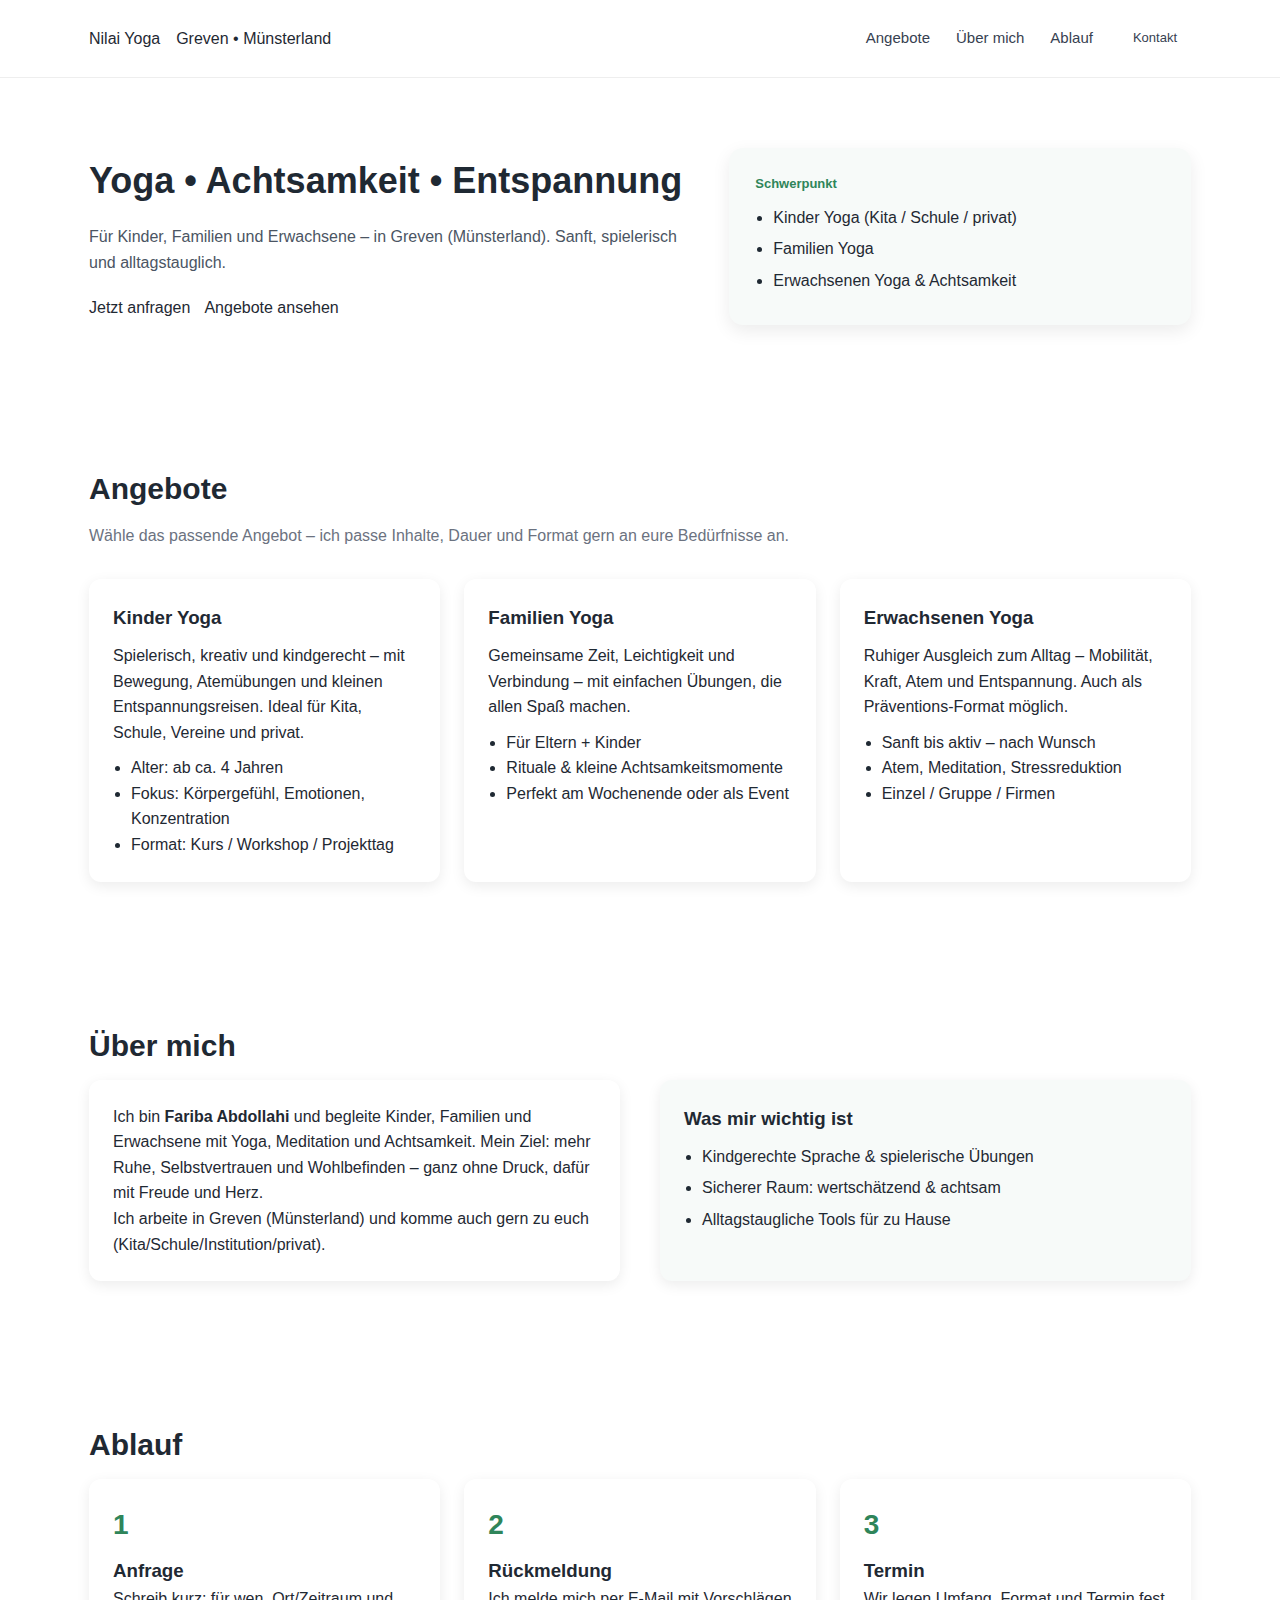
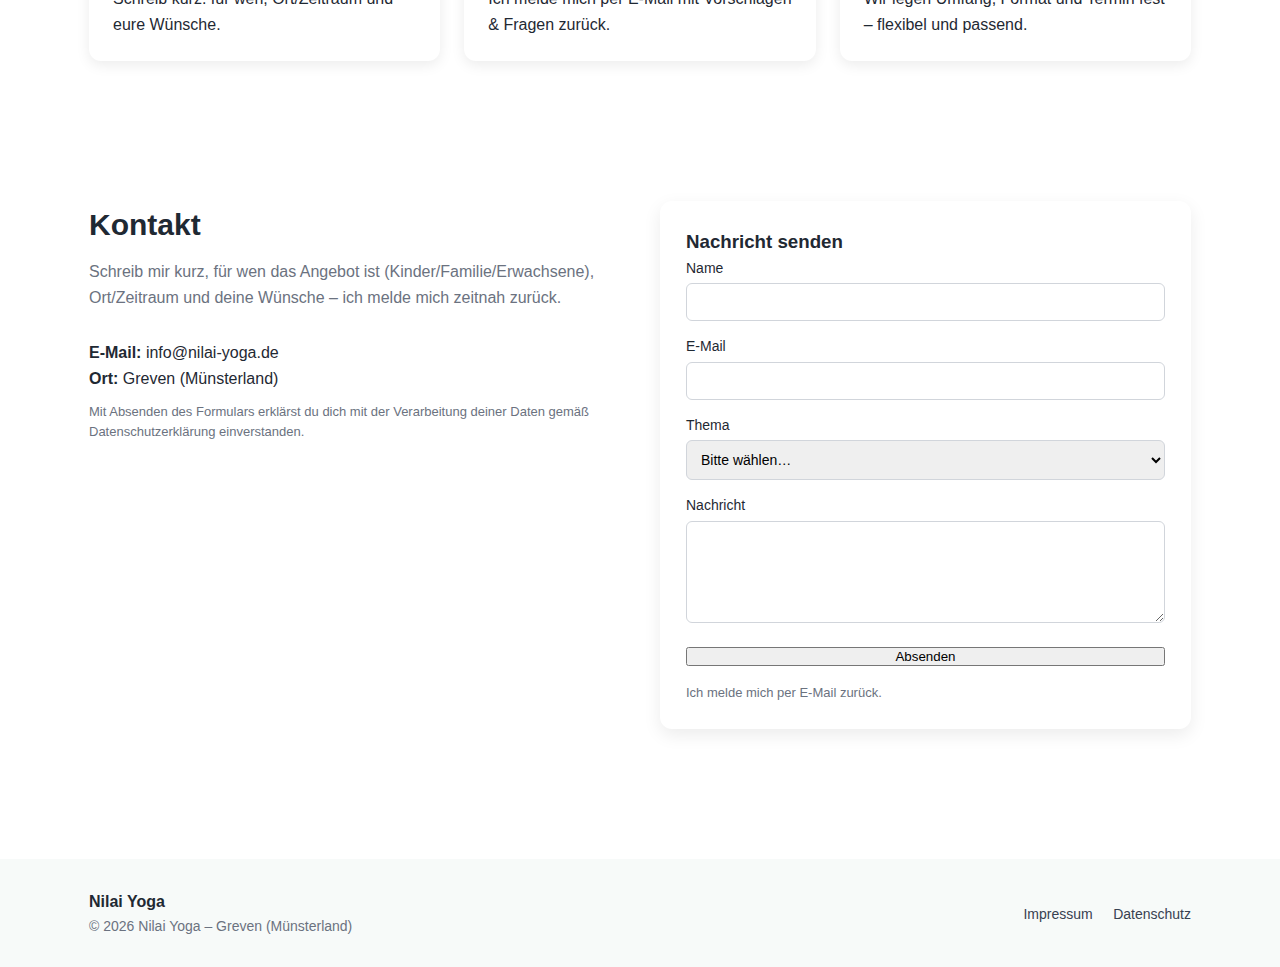
<file: index.html>
<!doctype html>
<html lang="de">
<head>
  <meta charset="utf-8" />
  <meta name="viewport" content="width=device-width,initial-scale=1" />
  <title>Nilai Yoga – Kinder • Familie • Erwachsene | Greven (Münsterland)</title>
  <meta name="description" content="Nilai Yoga in Greven (Münsterland): Kinder Yoga, Familien Yoga sowie Yoga & Achtsamkeit für Erwachsene. Kurse in Kita, Schule & privat." />
  <meta name="robots" content="index,follow" />
  <link rel="canonical" href="https://nilai-yoga.de/" />

  <!-- Open Graph -->
  <meta property="og:title" content="Nilai Yoga – Kinder • Familie • Erwachsene | Greven (Münsterland)" />
  <meta property="og:description" content="Kinder Yoga, Familien Yoga sowie Yoga & Achtsamkeit für Erwachsene in Greven (Münsterland)." />
  <meta property="og:type" content="website" />
  <meta property="og:url" content="https://nilai-yoga.de/" />

  <link rel="icon" href="favicon.ico" />
  <link rel="stylesheet" href="style.css" />

  <!-- Structured Data -->
  <script type="application/ld+json">
  {
    "@context": "https://schema.org",
    "@type": "LocalBusiness",
    "name": "Nilai Yoga",
    "url": "https://nilai-yoga.de",
    "email": "info@nilai-yoga.de",
    "address": {
      "@type": "PostalAddress",
      "streetAddress": "Pestalozzistraße 3",
      "postalCode": "48268",
      "addressLocality": "Greven",
      "addressCountry": "DE"
    },
    "areaServed": "Greven (Münsterland)",
    "description": "Yoga, Meditation und Achtsamkeitstraining für Kinder, Familien und Erwachsene."
  }
  </script>
</head>

<body>
  <!-- Background layer -->
  <div class="bg" aria-hidden="true"></div>

  <!-- Header / Nav -->
  <header class="header">
    <div class="container header__inner">
      <div class="brand">
        <div class="brand__name">Nilai Yoga</div>
        <div class="brand__sub">Greven • Münsterland</div>
      </div>

      <nav class="nav" aria-label="Hauptnavigation">
        <a href="#angebote">Angebote</a>
        <a href="#ueber-mich">Über mich</a>
        <a href="#ablauf">Ablauf</a>
        <a class="btn btn--small" href="#kontakt">Kontakt</a>
      </nav>
    </div>
  </header>

  <!-- Hero -->
  <main>
    <section class="hero">
      <div class="container hero__inner">
        <div class="hero__copy">
          <h1>Yoga • Achtsamkeit • Entspannung</h1>
          <p class="lead">
            Für Kinder, Familien und Erwachsene – in Greven (Münsterland). Sanft, spielerisch und alltagstauglich.
          </p>

          <div class="hero__cta">
            <a class="btn" href="#kontakt">Jetzt anfragen</a>
            <a class="btn btn--ghost" href="#angebote">Angebote ansehen</a>
          </div>
        </div>

        <div class="hero__card">
          <div class="hero__badge">Schwerpunkt</div>
          <ul class="checklist">
            <li>Kinder Yoga (Kita / Schule / privat)</li>
            <li>Familien Yoga</li>
            <li>Erwachsenen Yoga & Achtsamkeit</li>
          </ul>
        </div>
      </div>
    </section>

    <!-- Angebote -->
    <section id="angebote" class="section">
      <div class="container">
        <h2>Angebote</h2>
        <p class="section__intro">
          Wähle das passende Angebot – ich passe Inhalte, Dauer und Format gern an eure Bedürfnisse an.
        </p>

        <div class="grid cards">
          <article class="card">
            <h3>Kinder Yoga</h3>
            <p>
              Spielerisch, kreativ und kindgerecht – mit Bewegung, Atemübungen und kleinen Entspannungsreisen.
              Ideal für Kita, Schule, Vereine und privat.
            </p>
            <ul class="bullets">
              <li>Alter: ab ca. 4 Jahren</li>
              <li>Fokus: Körpergefühl, Emotionen, Konzentration</li>
              <li>Format: Kurs / Workshop / Projekttag</li>
            </ul>
          </article>

          <article class="card">
            <h3>Familien Yoga</h3>
            <p>
              Gemeinsame Zeit, Leichtigkeit und Verbindung – mit einfachen Übungen, die allen Spaß machen.
            </p>
            <ul class="bullets">
              <li>Für Eltern + Kinder</li>
              <li>Rituale & kleine Achtsamkeitsmomente</li>
              <li>Perfekt am Wochenende oder als Event</li>
            </ul>
          </article>

          <article class="card">
            <h3>Erwachsenen Yoga</h3>
            <p>
              Ruhiger Ausgleich zum Alltag – Mobilität, Kraft, Atem und Entspannung. Auch als Präventions-Format möglich.
            </p>
            <ul class="bullets">
              <li>Sanft bis aktiv – nach Wunsch</li>
              <li>Atem, Meditation, Stressreduktion</li>
              <li>Einzel / Gruppe / Firmen</li>
            </ul>
          </article>
        </div>
      </div>
    </section>

    <!-- Über mich -->
    <section id="ueber-mich" class="section">
      <div class="container">
        <h2>Über mich</h2>
        <div class="split">
          <div class="panel">
            <p>
              Ich bin <strong>Fariba Abdollahi</strong> und begleite Kinder, Familien und Erwachsene mit Yoga,
              Meditation und Achtsamkeit. Mein Ziel: mehr Ruhe, Selbstvertrauen und Wohlbefinden – ganz ohne Druck,
              dafür mit Freude und Herz.
            </p>
            <p>
              Ich arbeite in Greven (Münsterland) und komme auch gern zu euch (Kita/Schule/Institution/privat).
            </p>
          </div>

          <div class="panel panel--accent">
            <h3>Was mir wichtig ist</h3>
            <ul class="checklist">
              <li>Kindgerechte Sprache & spielerische Übungen</li>
              <li>Sicherer Raum: wertschätzend & achtsam</li>
              <li>Alltagstaugliche Tools für zu Hause</li>
            </ul>
          </div>
        </div>
      </div>
    </section>

    <!-- Ablauf -->
    <section id="ablauf" class="section">
      <div class="container">
        <h2>Ablauf</h2>
        <div class="grid steps">
          <div class="step">
            <div class="step__no">1</div>
            <h3>Anfrage</h3>
            <p>Schreib kurz: für wen, Ort/Zeitraum und eure Wünsche.</p>
          </div>
          <div class="step">
            <div class="step__no">2</div>
            <h3>Rückmeldung</h3>
            <p>Ich melde mich per E-Mail mit Vorschlägen & Fragen zurück.</p>
          </div>
          <div class="step">
            <div class="step__no">3</div>
            <h3>Termin</h3>
            <p>Wir legen Umfang, Format und Termin fest – flexibel und passend.</p>
          </div>
        </div>
      </div>
    </section>

    <!-- Kontakt -->
    <section id="kontakt" class="section">
      <div class="container">
        <div class="contact">
          <div class="contact__left">
            <h2>Kontakt</h2>
            <p class="section__intro">
              Schreib mir kurz, für wen das Angebot ist (Kinder/Familie/Erwachsene), Ort/Zeitraum und deine Wünsche –
              ich melde mich zeitnah zurück.
            </p>

            <div class="info-box">
              <div><strong>E-Mail:</strong> <a href="mailto:info@nilai-yoga.de">info@nilai-yoga.de</a></div>
              <div><strong>Ort:</strong> Greven (Münsterland)</div>
            </div>

            <p class="small">
              Mit Absenden des Formulars erklärst du dich mit der Verarbeitung deiner Daten gemäß
              <a href="datenschutz.html">Datenschutzerklärung</a> einverstanden.
            </p>
          </div>

          <div class="contact__right">
            <div class="form-card">
              <h3>Nachricht senden</h3>

             
              <form id="contact-form"
                    action="https://formspree.io/f/mreaqyqj"
                    method="POST"
                    novalidate>
                <label>
                  <span>Name</span>
                  <input name="name" type="text" autocomplete="name" required />
                </label>

                <label>
                  <span>E-Mail</span>
                  <input name="email" type="email" autocomplete="email" required />
                </label>

                <label>
                  <span>Thema</span>
                  <select name="thema" required>
                    <option value="" disabled selected>Bitte wählen…</option>
                    <option>Kinder Yoga</option>
                    <option>Familien Yoga</option>
                    <option>Erwachsenen Yoga</option>
                    <option>Workshop / Kita / Schule</option>
                    <option>Sonstiges</option>
                  </select>
                </label>

                <label>
                  <span>Nachricht</span>
                  <textarea name="message" rows="5" required></textarea>
                </label>

                <!-- Honeypot (ضد اسپم) -->
                <input type="text" name="_gotcha" class="hp" tabindex="-1" autocomplete="off" />

                <button class="btn btn--full" type="submit">Absenden</button>

                <!-- پیام موفقیت/خطا همینجا نمایش داده میشه -->
                <div id="form-status" class="form-status" aria-live="polite"></div>

                <p class="small small--muted">Ich melde mich per E-Mail zurück.</p>
              </form>
            </div>
          </div>
        </div>
      </div>
    </section>
  </main>

  <!-- Footer -->
  <footer class="footer">
    <div class="container footer__inner">
      <div class="footer__left">
        <div class="footer__brand">Nilai Yoga</div>
        <div class="footer__meta">© <span id="year"></span> Nilai Yoga – Greven (Münsterland)</div>
      </div>

      <div class="footer__right">
        <a href="impressum.html">Impressum</a>
        <a href="datenschutz.html">Datenschutz</a>
      </div>
    </div>
  </footer>

  <script>
    // Year
    document.getElementById('year').textContent = new Date().getFullYear();

    // Prevent redirect to Formspree thanks page + show inline message
    (function () {
      const form = document.getElementById('contact-form');
      const statusEl = document.getElementById('form-status');
      if (!form || !statusEl) return;

      form.addEventListener('submit', async (e) => {
        e.preventDefault();

        statusEl.className = 'form-status';
        statusEl.textContent = 'Senden…';

        try {
          const res = await fetch(form.action, {
            method: 'POST',
            body: new FormData(form),
            headers: { 'Accept': 'application/json' }
          });

          if (res.ok) {
            statusEl.textContent = '✅ Vielen Dank! Deine Nachricht wurde erfolgreich übermittelt.';
            statusEl.classList.add('success');
            form.reset();
          } else {
            statusEl.textContent = '❌ Leider hat das Senden nicht geklappt. Bitte versuche es erneut.';
            statusEl.classList.add('error');
          }
        } catch (err) {
          statusEl.textContent = '❌ Verbindungsfehler. Bitte prüfe dein Internet und versuche es erneut.';
          statusEl.classList.add('error');
        }
      });
    })();
  </script>
</body>
</html>
</file>
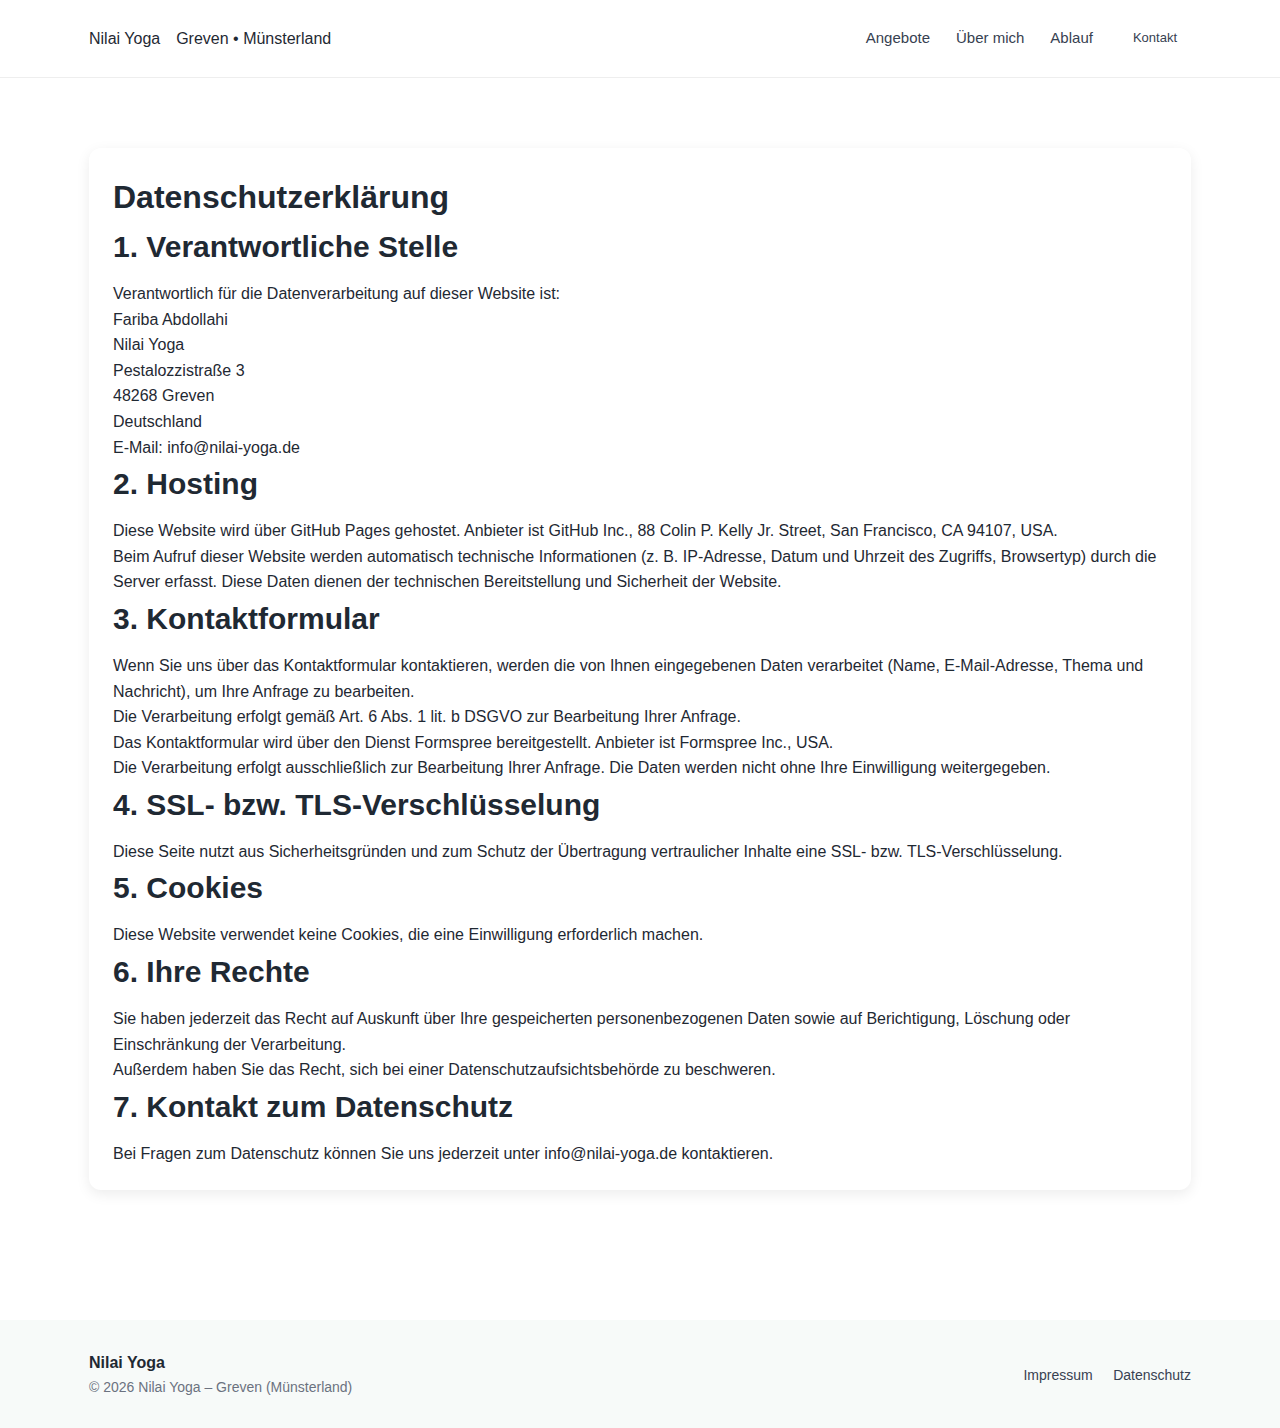
<file: datenschutz.html>
<!doctype html>
<html lang="de">
<head>
  <meta charset="utf-8">
  <meta name="viewport" content="width=device-width, initial-scale=1">
  <title>Datenschutzerklärung – Nilai Yoga</title>
  <meta name="robots" content="index,follow">
  <link rel="canonical" href="https://nilai-yoga.de/datenschutz.html">
  <link rel="icon" href="favicon.ico">
  <link rel="stylesheet" href="style.css">
</head>
<body>
  <div class="bg" aria-hidden="true"></div>

  <header class="header">
    <div class="container header__inner">
      <div class="brand">
        <div class="brand__name">Nilai Yoga</div>
        <div class="brand__sub">Greven • Münsterland</div>
      </div>
      <nav class="nav">
        <a href="index.html#angebote">Angebote</a>
        <a href="index.html#ueber-mich">Über mich</a>
        <a href="index.html#ablauf">Ablauf</a>
        <a class="btn btn--small" href="index.html#kontakt">Kontakt</a>
      </nav>
    </div>
  </header>

  <main class="section legal-page">
    <div class="container">
      <div class="panel legal-panel">
        <h1>Datenschutzerklärung</h1>

        <h2>1. Verantwortliche Stelle</h2>
        <p>Verantwortlich für die Datenverarbeitung auf dieser Website ist:</p>
        <p>
          Fariba Abdollahi<br>
          Nilai Yoga<br>
          Pestalozzistraße 3<br>
          48268 Greven<br>
          Deutschland<br>
          E-Mail: <a href="mailto:info@nilai-yoga.de">info@nilai-yoga.de</a>
        </p>

        <h2>2. Hosting</h2>
        <p>
          Diese Website wird über GitHub Pages gehostet. Anbieter ist GitHub Inc., 88 Colin P. Kelly Jr. Street,
          San Francisco, CA 94107, USA.
        </p>
        <p>
          Beim Aufruf dieser Website werden automatisch technische Informationen
          (z. B. IP-Adresse, Datum und Uhrzeit des Zugriffs, Browsertyp) durch die Server erfasst.
          Diese Daten dienen der technischen Bereitstellung und Sicherheit der Website.
        </p>

        <h2>3. Kontaktformular</h2>
        <p>
          Wenn Sie uns über das Kontaktformular kontaktieren, werden die von Ihnen eingegebenen Daten
          verarbeitet (Name, E-Mail-Adresse, Thema und Nachricht), um Ihre Anfrage zu bearbeiten.
        </p>
        <p>
Die Verarbeitung erfolgt gemäß Art. 6 Abs. 1 lit. b DSGVO
zur Bearbeitung Ihrer Anfrage.
</p>
        <p>
          Das Kontaktformular wird über den Dienst Formspree bereitgestellt.
          Anbieter ist Formspree Inc., USA.
        </p>
        <p>
          Die Verarbeitung erfolgt ausschließlich zur Bearbeitung Ihrer Anfrage.
          Die Daten werden nicht ohne Ihre Einwilligung weitergegeben.
        </p>

        <h2>4. SSL- bzw. TLS-Verschlüsselung</h2>
        <p>
          Diese Seite nutzt aus Sicherheitsgründen und zum Schutz der Übertragung vertraulicher Inhalte
          eine SSL- bzw. TLS-Verschlüsselung.
        </p>

        <h2>5. Cookies</h2>
        <p>
          Diese Website verwendet keine Cookies, die eine Einwilligung erforderlich machen.
        </p>

        <h2>6. Ihre Rechte</h2>
        <p>
          Sie haben jederzeit das Recht auf Auskunft über Ihre gespeicherten personenbezogenen Daten
          sowie auf Berichtigung, Löschung oder Einschränkung der Verarbeitung.
        </p>
        <p>
          Außerdem haben Sie das Recht, sich bei einer Datenschutzaufsichtsbehörde zu beschweren.
        </p>

        <h2>7. Kontakt zum Datenschutz</h2>
        <p>
          Bei Fragen zum Datenschutz können Sie uns jederzeit unter
          <a href="mailto:info@nilai-yoga.de">info@nilai-yoga.de</a> kontaktieren.
        </p>
      </div>
    </div>
  </main>

  <footer class="footer">
    <div class="container footer__inner">
      <div class="footer__left">
        <div class="footer__brand">Nilai Yoga</div>
        <div class="footer__meta">© <span id="year"></span> Nilai Yoga – Greven (Münsterland)</div>
      </div>
      <div class="footer__right">
        <a href="impressum.html">Impressum</a>
        <a href="datenschutz.html">Datenschutz</a>
      </div>
    </div>
  </footer>

  <script>
    document.getElementById('year').textContent = new Date().getFullYear();
  </script>
</body>
</html>
</file>
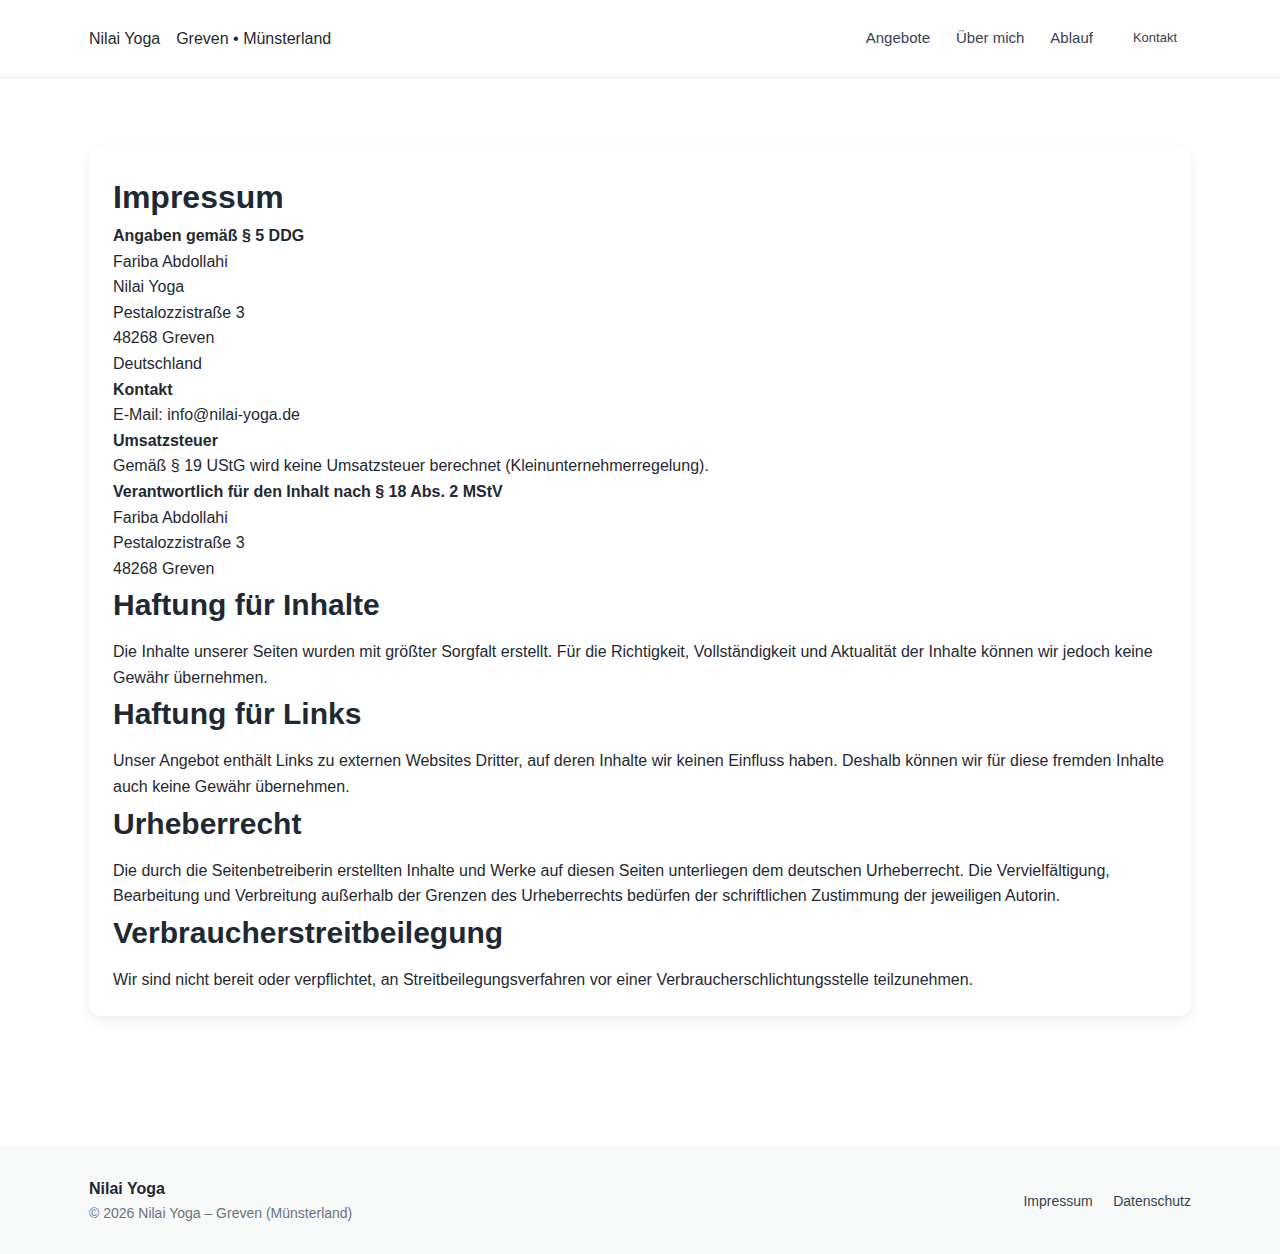
<file: impressum.html>
<!doctype html>
<html lang="de">
<head>
  <meta charset="utf-8">
  <meta name="viewport" content="width=device-width, initial-scale=1">
  <title>Impressum – Nilai Yoga</title>
  <meta name="robots" content="index,follow">
  <link rel="canonical" href="https://nilai-yoga.de/impressum.html">
  <link rel="icon" href="favicon.ico">
  <link rel="stylesheet" href="style.css">
</head>
<body>
  <div class="bg" aria-hidden="true"></div>

  <header class="header">
    <div class="container header__inner">
      <div class="brand">
        <div class="brand__name">Nilai Yoga</div>
        <div class="brand__sub">Greven • Münsterland</div>
      </div>
      <nav class="nav">
        <a href="index.html#angebote">Angebote</a>
        <a href="index.html#ueber-mich">Über mich</a>
        <a href="index.html#ablauf">Ablauf</a>
        <a class="btn btn--small" href="index.html#kontakt">Kontakt</a>
      </nav>
    </div>
  </header>

  <main class="section legal-page">
    <div class="container">
      <div class="panel legal-panel">
        <h1>Impressum</h1>

        <p><strong>Angaben gemäß § 5 DDG</strong></p>

        <p>
          Fariba Abdollahi<br>
          Nilai Yoga<br>
          Pestalozzistraße 3<br>
          48268 Greven<br>
          Deutschland
        </p>

        <p>
          <strong>Kontakt</strong><br>
          E-Mail: <a href="mailto:info@nilai-yoga.de">info@nilai-yoga.de</a>
        </p>

        <p>
          <strong>Umsatzsteuer</strong><br>
          Gemäß § 19 UStG wird keine Umsatzsteuer berechnet (Kleinunternehmerregelung).
        </p>

        <p>
          <strong>Verantwortlich für den Inhalt nach § 18 Abs. 2 MStV</strong><br>
          Fariba Abdollahi<br>
          Pestalozzistraße 3<br>
          48268 Greven
        </p>

        <h2>Haftung für Inhalte</h2>
        <p>
          Die Inhalte unserer Seiten wurden mit größter Sorgfalt erstellt.
          Für die Richtigkeit, Vollständigkeit und Aktualität der Inhalte können wir jedoch
          keine Gewähr übernehmen.
        </p>

        <h2>Haftung für Links</h2>
        <p>
          Unser Angebot enthält Links zu externen Websites Dritter, auf deren Inhalte wir keinen Einfluss haben.
          Deshalb können wir für diese fremden Inhalte auch keine Gewähr übernehmen.
        </p>

        <h2>Urheberrecht</h2>
        <p>
          Die durch die Seitenbetreiberin erstellten Inhalte und Werke auf diesen Seiten unterliegen dem deutschen Urheberrecht.
          Die Vervielfältigung, Bearbeitung und Verbreitung außerhalb der Grenzen des Urheberrechts
          bedürfen der schriftlichen Zustimmung der jeweiligen Autorin.
        </p>

        <h2>Verbraucherstreitbeilegung</h2>
        <p>
          Wir sind nicht bereit oder verpflichtet, an Streitbeilegungsverfahren vor einer Verbraucherschlichtungsstelle teilzunehmen.
        </p>
      </div>
    </div>
  </main>

  <footer class="footer">
    <div class="container footer__inner">
      <div class="footer__left">
        <div class="footer__brand">Nilai Yoga</div>
        <div class="footer__meta">© <span id="year"></span> Nilai Yoga – Greven (Münsterland)</div>
      </div>
      <div class="footer__right">
        <a href="impressum.html">Impressum</a>
        <a href="datenschutz.html">Datenschutz</a>
      </div>
    </div>
  </footer>

  <script>
    document.getElementById('year').textContent = new Date().getFullYear();
  </script>
</body>
</html>
</file>
<file: style.css>
/* ===== Reset & Base ===== */

*{
box-sizing:border-box;
margin:0;
padding:0;
}

body{
font-family:Inter, sans-serif;
line-height:1.6;
color:#1f2933;
background:#ffffff;
}

a{
text-decoration:none;
color:inherit;
}

.container{
width:100%;
max-width:1150px;
margin:auto;
padding:0 24px;
}

/* ===== Header ===== */

.header{
padding:20px 0;
background:white;
border-bottom:1px solid #eee;
}

.header__inner{
display:flex;
flex-wrap:wrap;
align-items:center;
justify-content:space-between;
gap:20px;
}

.brand{
display:flex;
align-items:flex-end;
gap:16px;
}

.logo{
height:70px;
width:auto;
}

.hero-title{
font-size:34px;
font-weight:700;
line-height:1.1;
}

.hero-subtitle{
display:block;
font-size:16px;
font-weight:400;
color:#6b7280;
}

.lead{
font-size:16px;
color:#4b5563;
}

/* ===== Navigation ===== */

.nav{
display:flex;
align-items:center;
gap:26px;
font-size:15px;
}

.nav a{
color:#374151;
font-weight:500;
}

.nav a:hover

/* ===== Buttons ===== */

.btn{
background:#2f855a;
color:white;
padding:10px 18px;
border-radius:8px;
font-size:14px;
font-weight:600;
display:inline-block;
}

.btn:hover

.btn--ghost{
background:transparent;
border:1px solid #2f855a;
color:#2f855a;
}

.btn--small{
padding:8px 14px;
font-size:13px;
}

.btn--full{
width:100%;
text-align:center;
}

/* ===== Hero ===== */

.hero{
padding:70px 0;
}

.hero__inner{
display:grid;
grid-template-columns:1.3fr 1fr;
gap:40px;
align-items:center;
}

.hero__copy h1{
font-size:36px;
margin-bottom:14px;
}

.hero__cta{
margin-top:20px;
display:flex;
gap:14px;
flex-wrap:wrap;
}

.hero__card{
background:#f7faf9;
border-radius:14px;
padding:26px;
box-shadow:0 6px 18px rgba(0,0,0,0.08);
}

.hero__badge{
font-size:13px;
font-weight:600;
color:#2f855a;
margin-bottom:10px;
}

/* ===== Sections ===== */

.section{
padding:70px 0;
}

.section h2{
font-size:30px;
margin-bottom:10px;
}

.section__intro{
color:#6b7280;
margin-bottom:30px;
}

/* ===== Cards ===== */

.grid{
display:grid;
gap:24px;
}

.cards{
grid-template-columns:repeat(auto-fit,minmax(250px,1fr));
}

.card{
background:white;
border-radius:12px;
padding:24px;
box-shadow:0 4px 14px rgba(0,0,0,0.08);
}

.card h3{
margin-bottom:10px;
}

/* ===== Lists ===== */

.bullets{
padding-left:18px;
margin-top:10px;
}

.checklist{
padding-left:18px;
margin-top:10px;
}

.checklist li{
margin-bottom:6px;
}

/* ===== Split Layout ===== */

.split{
display:grid;
grid-template-columns:1fr 1fr;
gap:40px;
}

.panel{
background:white;
padding:24px;
border-radius:12px;
box-shadow:0 4px 14px rgba(0,0,0,0.08);
}

.panel--accent{
background:#f7faf9;
}

/* ===== Certificates ===== */

.certificates-row{
display:flex;
gap:20px;
margin-top:16px;
}

.certificate-box{
flex:1;
}

.certificate-img{
width:100%;
border-radius:10px;
}

/* ===== Portrait ===== */

.portrait-img{
width:100%;
border-radius:14px;
display:block;
box-shadow:0 4px 14px rgba(0,0,0,0.12);
object-fit:cover;
}

/* ===== Steps ===== */

.steps{
grid-template-columns:repeat(auto-fit,minmax(220px,1fr));
}

.step{
background:white;
padding:24px;
border-radius:12px;
box-shadow:0 4px 14px rgba(0,0,0,0.08);
}

.step__no{
font-size:28px;
font-weight:700;
color:#2f855a;
margin-bottom:8px;
}

/* ===== Contact ===== */

.contact{
display:grid;
grid-template-columns:1fr 1fr;
gap:40px;
align-items:start;
}

.info-box{
margin-top:16px;
}

.small{
font-size:13px;
color:#6b7280;
margin-top:10px;
}

.form-card{
background:white;
padding:26px;
border-radius:12px;
box-shadow:0 6px 18px rgba(0,0,0,0.08);
}

form label{
display:block;
margin-bottom:14px;
font-size:14px;
}

form input,
form select,
form textarea{
width:100%;
padding:10px;
margin-top:4px;
border:1px solid #d1d5db;
border-radius:6px;
font-family:inherit;
font-size:14px;
}

form textarea{
resize:vertical;
}

.hp{
display:none;
}

.form-status{
margin-top:14px;
font-size:14px;
}

.form-status.success{
color:#2f855a;
}

.form-status.error{
color:#c53030;
}

/* ===== Footer ===== */

.footer{
margin-top:60px;
padding:30px 0;
background:#f7faf9;
}

.footer__inner{
display:flex;
justify-content:space-between;
align-items:center;
flex-wrap:wrap;
gap:20px;
}

.footer__brand{
font-weight:700;
}

.footer__meta{
font-size:14px;
color:#6b7280;
}

.footer__right a{
margin-left:16px;
font-size:14px;
color:#374151;
}

.footer__right a:hover

/* ===== Responsive ===== */

@media (max-width:900px){

.hero__inner{
grid-template-columns:1fr;
}

.split{
grid-template-columns:1fr;
}

.contact{
grid-template-columns:1fr;
}

.header__inner{
flex-direction:column;
align-items:flex-start;
}

.nav{
flex-wrap:wrap;
}

.logo{
height:60px;
}

}
</file>
